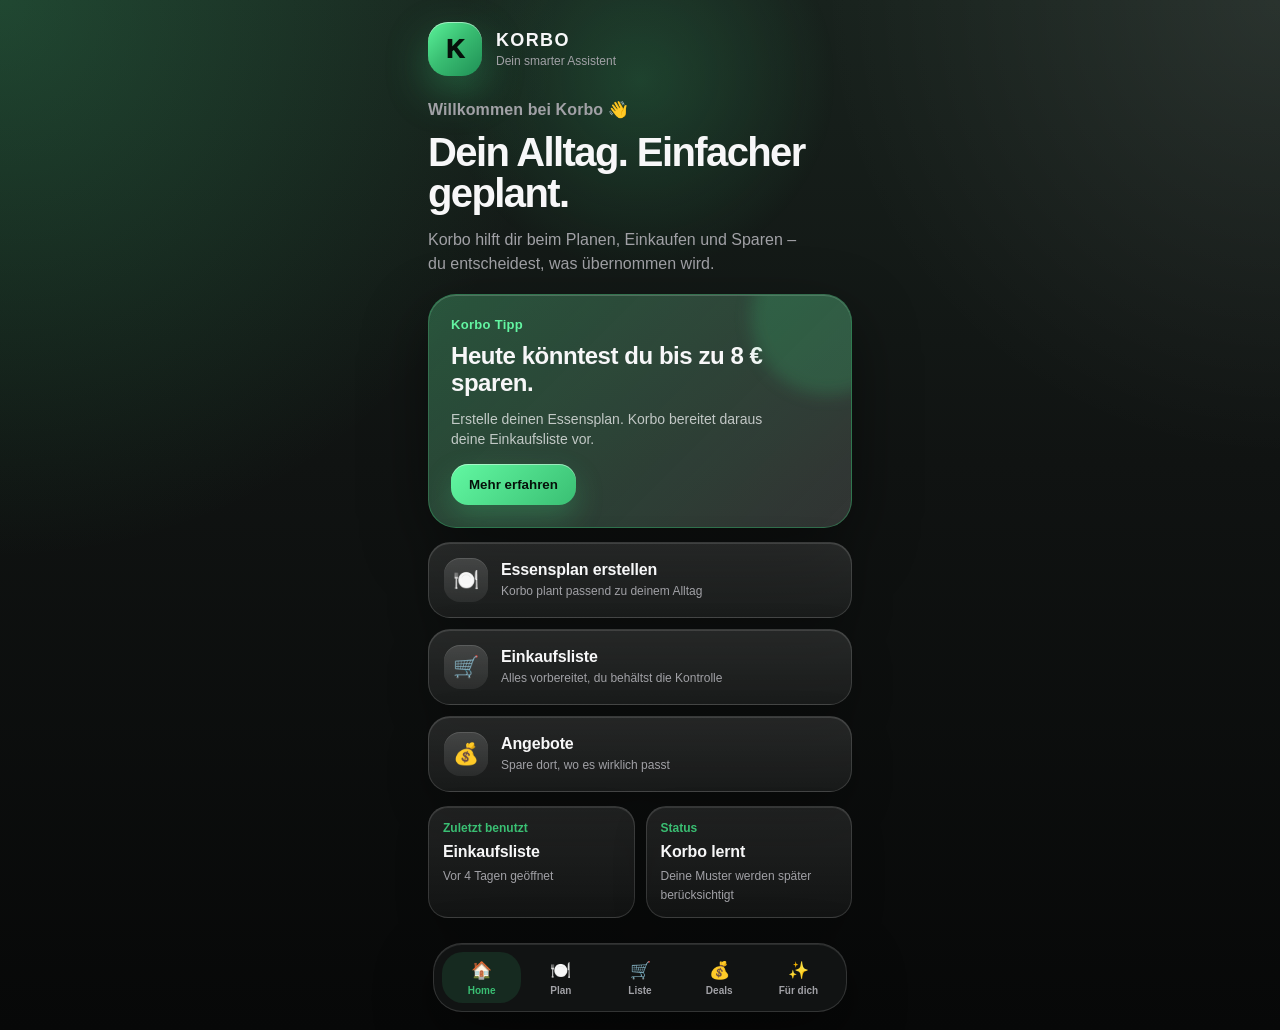
<file: index.html>
<!DOCTYPE html>
<html lang="de">
<head>
    <meta charset="UTF-8">
    <meta name="viewport" content="width=device-width, initial-scale=1.0">
    <title>Korbo 3.0 - 0.9.9</title>
    <link rel="stylesheet" href="style.css">
</head>

<body>

    <main class="app">

        <section class="screen active" id="homeScreen">

            <header class="topbar">
                <div class="brand">
                    <div class="logo-mark">K</div>
                    <div>
                        <strong>KORBO</strong>
                        <span>Dein smarter Assistent</span>
                    </div>
                </div>
            </header>

            <section class="hero">
                <p class="eyebrow">Willkommen bei Korbo 👋</p>
                <h1>Dein Alltag. Einfacher geplant.</h1>
                <p>
                    Korbo hilft dir beim Planen, Einkaufen und Sparen – du entscheidest, was übernommen wird.
                </p>
            </section>

            <section class="saving-card">
                <div>
                    <span class="card-label">Korbo Tipp</span>
                    <h2>Heute könntest du bis zu 8 € sparen.</h2>
                    <p>
                        Erstelle deinen Essensplan. Korbo bereitet daraus deine Einkaufsliste vor.
                    </p>
                </div>

                <button id="tipButton">Mehr erfahren</button>
            </section>

            <section class="quick-actions">

                <button class="action-card" data-screen="planScreen">
                    <span class="action-icon">🍽️</span>
                    <span>
                        <strong>Essensplan erstellen</strong>
                        <small>Korbo plant passend zu deinem Alltag</small>
                    </span>
                </button>

                <button class="action-card" data-screen="listScreen">
                    <span class="action-icon">🛒</span>
                    <span>
                        <strong>Einkaufsliste</strong>
                        <small>Alles vorbereitet, du behältst die Kontrolle</small>
                    </span>
                </button>

                <button class="action-card" data-screen="dealsScreen">
                    <span class="action-icon">💰</span>
                    <span>
                        <strong>Angebote</strong>
                        <small>Spare dort, wo es wirklich passt</small>
                    </span>
                </button>

            </section>

            <section class="info-grid">
                <div class="mini-card">
                    <span>Zuletzt benutzt</span>
                    <strong>Einkaufsliste</strong>
                    <small>Vor 4 Tagen geöffnet</small>
                </div>

                <div class="mini-card">
                    <span>Status</span>
                    <strong>Korbo lernt</strong>
                    <small>Deine Muster werden später berücksichtigt</small>
                </div>
            </section>

        </section>

        <section class="screen" id="planScreen">
            <div class="screen-header plan-header">
                <span>🍽️</span>
                <h1>Essensplan</h1>
                <p>Lass uns deinen Alltag kennenlernen. Korbo führt dich Schritt für Schritt – du behältst die Kontrolle.</p>
            </div>

            <section class="planner-shell" aria-label="Essensplan Assistent">
                <div class="planner-progress">
                    <span id="plannerProgressText">Schritt 1 von 9</span>
                    <div class="progress-track">
                        <div class="progress-fill" id="plannerProgressFill"></div>
                    </div>
                </div>

                <article class="planner-card active" id="plannerStepPeople">
                    <span class="planner-kicker">Dein Alltag</span>
                    <h2>Für wie viele Personen möchtest du planen?</h2>
                    <p>Korbo nutzt diese Angabe später für Mengen, Budget und Einkaufsliste.</p>

                    <div class="people-options" role="group" aria-label="Personen auswählen">
                        <button class="people-option" type="button" data-people="1">
                            <strong>1</strong>
                            <small>Person</small>
                        </button>

                        <button class="people-option selected" type="button" data-people="2">
                            <strong>2</strong>
                            <small>Personen</small>
                        </button>

                        <button class="people-option" type="button" data-people="3">
                            <strong>3</strong>
                            <small>Personen</small>
                        </button>

                        <button class="people-option" type="button" data-people="4+">
                            <strong>4+</strong>
                            <small>Personen</small>
                        </button>
                    </div>

                    <div class="planner-actions single">
                        <button class="planner-primary" type="button" id="plannerNextButton">
                            Weiter
                        </button>
                    </div>
                </article>

                <article class="planner-card" id="plannerStepBudget">
                    <span class="planner-kicker">Wochenbudget</span>
                    <h2>Wie viel möchtest du ungefähr pro Woche ausgeben?</h2>
                    <p>Der Wert hilft Korbo später, Rezepte und Einkaufsliste besser auf deinen Alltag abzustimmen.</p>

                    <div class="budget-display">
                        <span>Dein Budget</span>
                        <strong><output id="budgetValue">80 €</output></strong>
                    </div>

                    <div class="budget-slider-wrap">
                        <input class="budget-slider" id="budgetSlider" type="range" min="20" max="300" step="5" value="80" aria-label="Wochenbudget auswählen">
                        <div class="budget-range-labels">
                            <span>20 €</span>
                            <span>300 €</span>
                        </div>
                    </div>

                    <div class="planner-actions">
                        <button class="planner-secondary" type="button" id="plannerBackButton">
                            Zurück
                        </button>
                        <button class="planner-primary" type="button" id="plannerBudgetNextButton">
                            Weiter
                        </button>
                    </div>
                </article>

                <article class="planner-card" id="plannerStepDays">
                    <span class="planner-kicker">Planungszeitraum</span>
                    <h2>Für wie viele Tage soll Korbo planen?</h2>
                    <p>Wähle den Zeitraum, der zu deiner Woche passt. Du kannst das später jederzeit ändern.</p>

                    <div class="day-options" role="group" aria-label="Tage auswählen">
                        <button class="day-option" type="button" data-days="3">
                            <strong>3</strong>
                            <small>Tage</small>
                        </button>

                        <button class="day-option" type="button" data-days="5">
                            <strong>5</strong>
                            <small>Tage</small>
                        </button>

                        <button class="day-option selected recommended" type="button" data-days="7">
                            <span>Empfohlen</span>
                            <strong>7</strong>
                            <small>Tage</small>
                        </button>

                        <button class="day-option" type="button" data-days="14">
                            <strong>14</strong>
                            <small>Tage</small>
                        </button>
                    </div>

                    <div class="planner-actions">
                        <button class="planner-secondary" type="button" id="plannerDaysBackButton">
                            Zurück
                        </button>
                        <button class="planner-primary" type="button" id="plannerDaysNextButton">
                            Weiter
                        </button>
                    </div>
                </article>

                <article class="planner-preview" id="plannerPreview">
                    <span>✨</span>
                    <p>Als Nächstes fragt Korbo nach deinem Wochenbudget.</p>
                </article>
            </section>
        </section>

        <section class="screen" id="listScreen">
            <div class="screen-header">
                <span>🛒</span>
                <h1>Einkaufsliste</h1>
                <p>Hier entsteht deine intelligente Einkaufsliste.</p>
            </div>
        </section>

        <section class="screen" id="dealsScreen">
            <div class="screen-header">
                <span>💰</span>
                <h1>Angebote</h1>
                <p>Korbo zeigt dir später Angebote, die wirklich zu deinem Plan passen.</p>
            </div>
        </section>

        <section class="screen" id="forYouScreen">
            <div class="screen-header">
                <span>✨</span>
                <h1>Für dich</h1>
                <p>Deine Tagesübersicht. Korbo zeigt dir nur das, was heute wirklich hilft.</p>
            </div>

            <section class="daily-overview">

                <article class="overview-card primary">
                    <span class="overview-icon">💰</span>
                    <div>
                        <span class="card-label">Heute möglich</span>
                        <h2>Bis zu 8 € sparen</h2>
                        <p>Korbo erkennt passende Angebote zu deinem geplanten Einkauf.</p>
                    </div>
                </article>

                <div class="summary-grid">
                    <article class="summary-card">
                        <span>🛒</span>
                        <strong>3 Artikel offen</strong>
                        <small>Einkaufsliste wartet</small>
                    </article>

                    <article class="summary-card">
                        <span>🍽️</span>
                        <strong>5 Tage geplant</strong>
                        <small>Essensplan vorbereitet</small>
                    </article>
                </div>

                <article class="overview-card">
                    <span class="overview-icon">🏷️</span>
                    <div>
                        <span class="card-label">Angebote</span>
                        <h2>Aldi & Lidl passen heute am besten.</h2>
                        <p>Später vergleicht Korbo deine Liste mit Märkten und schlägt dir passende Wege vor.</p>
                    </div>
                </article>

                <article class="assistant-note">
                    <span>✨</span>
                    <p>
                        Korbo schlägt vor. Du entscheidest, was übernommen wird.
                    </p>
                </article>

            </section>
        </section>

        <nav class="bottom-nav" aria-label="Hauptnavigation">
            <button class="active" data-screen="homeScreen">🏠<span>Home</span></button>
            <button data-screen="planScreen">🍽️<span>Plan</span></button>
            <button data-screen="listScreen">🛒<span>Liste</span></button>
            <button data-screen="dealsScreen">💰<span>Deals</span></button>
            <button data-screen="forYouScreen">✨<span>Für dich</span></button>
        </nav>

    </main>

    <script src="app.js"></script>
</body>
</html>
</file>
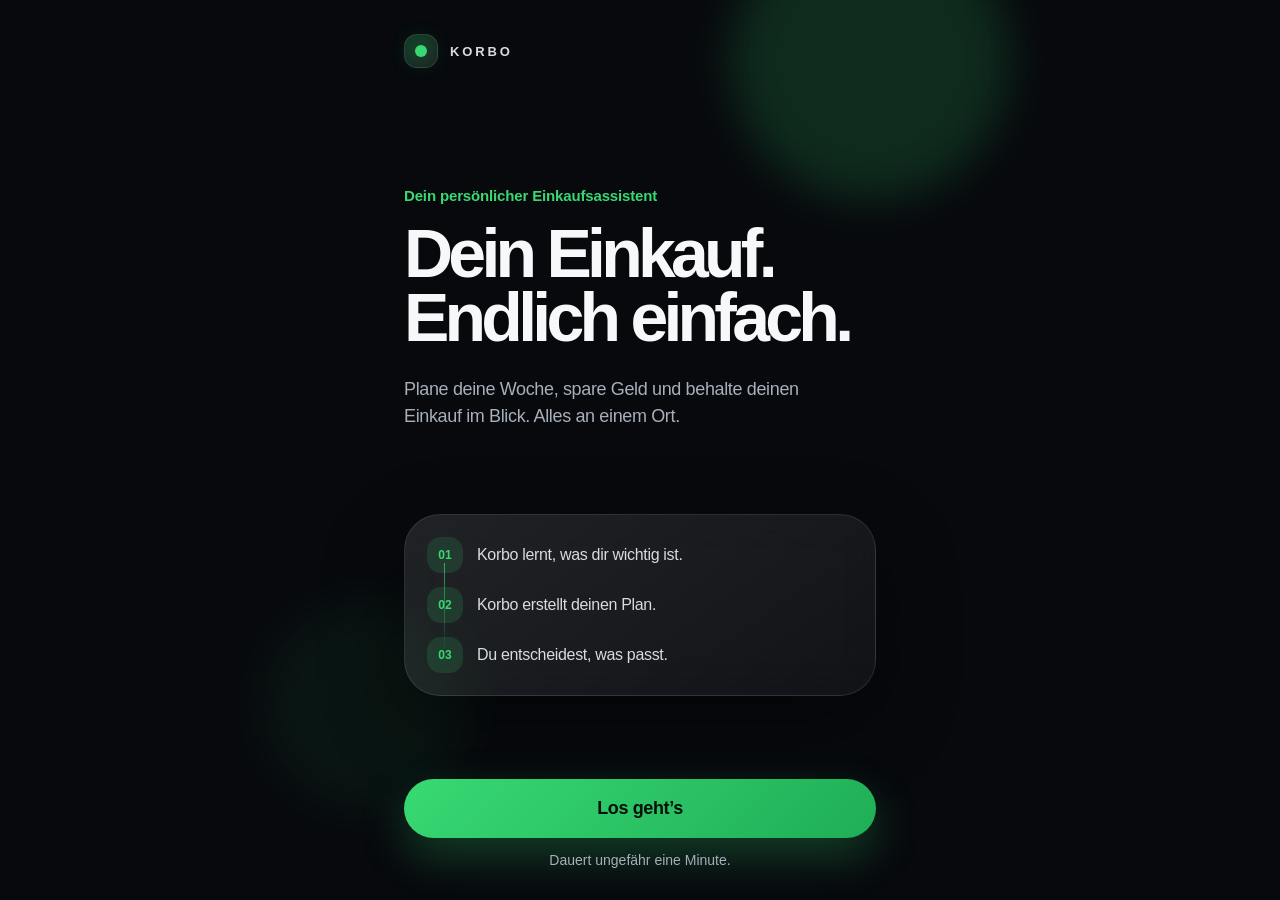
<file: archive-v3/index.html>
<!DOCTYPE html>
<html lang="de">
<head>
  <meta charset="UTF-8" />
  <meta name="viewport" content="width=device-width, initial-scale=1.0" />
  <title>Korbo</title>
  <link rel="stylesheet" href="style.css" />
</head>

<body>
  <main class="korbo-app">
    <section class="start-screen">
      <div class="glow glow-one"></div>
      <div class="glow glow-two"></div>

      <header class="brand-row">
        <div class="brand-mark">
          <span></span>
        </div>
        <p>KORBO</p>
      </header>

      <section class="hero">
        <p class="eyebrow">Dein persönlicher Einkaufsassistent</p>

        <h1>
          Dein Einkauf.<br />
          Endlich einfach.
        </h1>

        <p class="hero-text">
          Plane deine Woche, spare Geld und behalte deinen Einkauf im Blick.
          Alles an einem Ort.
        </p>
      </section>

      <section class="promise-card">
        <div class="promise-line"></div>

        <div class="promise-item">
          <span>01</span>
          <p>Korbo lernt, was dir wichtig ist.</p>
        </div>

        <div class="promise-item">
          <span>02</span>
          <p>Korbo erstellt deinen Plan.</p>
        </div>

        <div class="promise-item">
          <span>03</span>
          <p>Du entscheidest, was passt.</p>
        </div>
      </section>

      <section class="action-area">
        <button class="primary-button" type="button">
          Los geht’s
        </button>

        <p>
          Dauert ungefähr eine Minute.
        </p>
      </section>
    </section>
  </main>
</body>
</html>
</file>
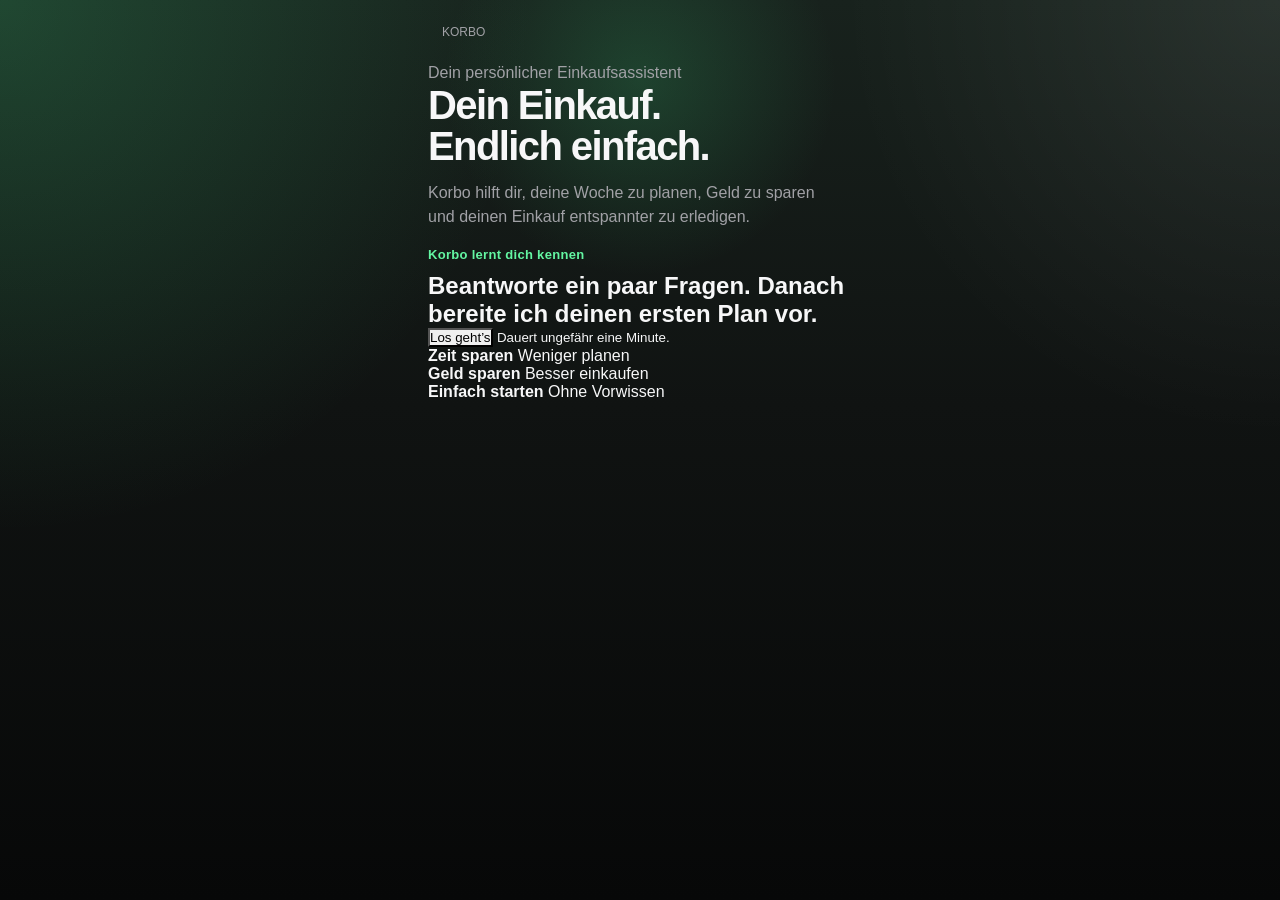
<file: next/index.html>
<!DOCTYPE html>
<html lang="de">
<head>
  <meta charset="UTF-8" />
  <meta name="viewport" content="width=device-width, initial-scale=1.0" />
  <title>Korbo</title>
  <link rel="stylesheet" href="../style.css" />
</head>

<body>
  <main class="app">

    <section class="topbar">
      <div class="brand">
        <div class="brand-icon"></div>
        <span>KORBO</span>
      </div>
    </section>

    <section class="hero">
      <p class="kicker">Dein persönlicher Einkaufsassistent</p>

      <h1>
        Dein Einkauf.<br />
        Endlich einfach.
      </h1>

      <p>
        Korbo hilft dir, deine Woche zu planen, Geld zu sparen
        und deinen Einkauf entspannter zu erledigen.
      </p>
    </section>

    <section class="korbo-card">
      <p class="card-label">Korbo lernt dich kennen</p>

      <h2>
        Beantworte ein paar Fragen.
        Danach bereite ich deinen ersten Plan vor.
      </h2>

      <button>
        Los geht’s
      </button>

      <small>Dauert ungefähr eine Minute.</small>
    </section>

    <section class="quick-info">
      <div>
        <strong>Zeit sparen</strong>
        <span>Weniger planen</span>
      </div>

      <div>
        <strong>Geld sparen</strong>
        <span>Besser einkaufen</span>
      </div>

      <div>
        <strong>Einfach starten</strong>
        <span>Ohne Vorwissen</span>
      </div>
    </section>

  </main>
</body>
</html>
</file>
<file: style.css>
/* Korbo style.css - Version 0.9.9 */
* {
    margin: 0;
    padding: 0;
    box-sizing: border-box;
}

:root {
    --green: #3ABF73;
    --green-light: #63F5A2;
    --green-dark: #1F8F55;
    --black: #070808;
    --dark: #101312;
    --dark-soft: #18221D;
    --text: #F7F7F8;
    --muted: #A1A1A6;
    --muted-soft: rgba(247, 247, 248, 0.68);
    --card: rgba(255, 255, 255, 0.085);
    --card-strong: rgba(255, 255, 255, 0.13);
    --border: rgba(255, 255, 255, 0.14);
    --green-border: rgba(58, 191, 115, 0.38);
    --shadow: rgba(0, 0, 0, 0.42);
}

html {
    scroll-behavior: smooth;
}

body {
    min-height: 100vh;
    font-family: -apple-system, BlinkMacSystemFont, "Segoe UI", Arial, sans-serif;
    background:
        radial-gradient(circle at top left, rgba(58, 191, 115, 0.24), transparent 34%),
        radial-gradient(circle at top right, rgba(255, 255, 255, 0.08), transparent 28%),
        linear-gradient(180deg, #18221D 0%, #101312 45%, #070808 100%);
    color: var(--text);
    overflow-x: hidden;
}

button {
    font-family: inherit;
    appearance: none;
    -webkit-appearance: none;
    -webkit-tap-highlight-color: transparent;
}

button:focus {
    outline: none;
}

button:focus-visible {
    outline: 2px solid rgba(99, 245, 162, 0.95);
    outline-offset: 3px;
}

.app {
    width: 100%;
    max-width: 460px;
    min-height: 100vh;
    margin: 0 auto;
    padding: 18px 18px 112px;
    position: relative;
    animation: appFadeIn 0.65s ease both;
}

.app::before {
    content: "";
    position: fixed;
    top: -130px;
    left: 50%;
    width: 420px;
    height: 420px;
    transform: translateX(-50%);
    background: radial-gradient(circle, rgba(58, 191, 115, 0.22), transparent 66%);
    pointer-events: none;
    z-index: -1;
}

.screen {
    display: none;
    animation: screenFade 0.32s ease both;
}

.screen.active {
    display: block;
}

.topbar {
    display: flex;
    justify-content: space-between;
    align-items: center;
    margin-bottom: 22px;
    padding-top: 4px;
}

.brand {
    display: flex;
    align-items: center;
    gap: 14px;
}

.logo-mark {
    width: 54px;
    height: 54px;
    border-radius: 20px;
    background: linear-gradient(135deg, #5BF39A 0%, var(--green) 45%, var(--green-dark) 100%);
    display: flex;
    align-items: center;
    justify-content: center;
    font-weight: 950;
    color: #06110A;
    font-size: 25px;
    box-shadow:
        0 16px 42px rgba(58, 191, 115, 0.40),
        inset 0 1px 0 rgba(255, 255, 255, 0.48);
}

.brand strong {
    display: block;
    font-size: 18px;
    letter-spacing: 1.35px;
}

.brand span {
    display: block;
    font-size: 12px;
    color: var(--muted);
    margin-top: 3px;
}

.hero {
    margin-bottom: 17px;
}

.eyebrow {
    color: var(--green);
    font-size: 14px;
    font-weight: 850;
    margin-bottom: 10px;
    letter-spacing: 0.1px;
}

.hero h1 {
    font-size: 40px;
    line-height: 1.02;
    letter-spacing: -1.6px;
    margin-bottom: 14px;
    max-width: 390px;
}

.hero p,
.screen-header p {
    color: var(--muted);
    font-size: 16px;
    line-height: 1.52;
    max-width: 390px;
}

.saving-card,
.overview-card {
    position: relative;
    overflow: hidden;
    padding: 22px;
    border-radius: 28px;
    background:
        linear-gradient(135deg, rgba(58, 191, 115, 0.30), rgba(255, 255, 255, 0.09)),
        rgba(255, 255, 255, 0.06);
    border: 1px solid var(--green-border);
    box-shadow:
        0 24px 66px var(--shadow),
        inset 0 1px 0 rgba(255, 255, 255, 0.18);
    margin-bottom: 14px;
    backdrop-filter: blur(24px);
}

.saving-card::after,
.overview-card.primary::after {
    content: "";
    position: absolute;
    right: -55px;
    top: -55px;
    width: 155px;
    height: 155px;
    border-radius: 999px;
    background: rgba(58, 191, 115, 0.22);
    filter: blur(8px);
}

.card-label {
    display: block;
    color: var(--green-light);
    font-size: 13px;
    font-weight: 900;
    margin-bottom: 10px;
    letter-spacing: 0.3px;
}

.saving-card h2,
.overview-card h2 {
    font-size: 24px;
    line-height: 1.15;
    margin-bottom: 12px;
    letter-spacing: -0.45px;
    max-width: 330px;
}

.saving-card p,
.overview-card p {
    color: rgba(247, 247, 248, 0.74);
    font-size: 14px;
    line-height: 1.45;
    max-width: 330px;
}

.saving-card p {
    margin-bottom: 15px;
}

.saving-card button {
    position: relative;
    z-index: 1;
    border: 0;
    border-radius: 17px;
    padding: 13px 18px;
    background: linear-gradient(135deg, #62F8A2, var(--green));
    color: #06110A;
    font-weight: 900;
    cursor: pointer;
    box-shadow:
        0 12px 28px rgba(58, 191, 115, 0.30),
        inset 0 1px 0 rgba(255, 255, 255, 0.45);
    transition: transform 0.18s ease, box-shadow 0.18s ease;
}

.saving-card button:active {
    transform: scale(0.96);
    box-shadow: 0 8px 20px rgba(58, 191, 115, 0.22);
}

.quick-actions {
    display: flex;
    flex-direction: column;
    gap: 11px;
}

.action-card {
    width: 100%;
    display: flex;
    align-items: center;
    gap: 13px;
    padding: 15px;
    border-radius: 22px;
    border: 1px solid var(--border);
    background:
        linear-gradient(180deg, rgba(255, 255, 255, 0.108), rgba(255, 255, 255, 0.055));
    color: var(--text);
    text-align: left;
    cursor: pointer;
    backdrop-filter: blur(22px);
    box-shadow:
        0 17px 40px rgba(0, 0, 0, 0.25),
        inset 0 1px 0 rgba(255, 255, 255, 0.12);
    transition:
        transform 0.18s ease,
        border-color 0.18s ease,
        background 0.18s ease,
        box-shadow 0.18s ease;
}

.action-card:hover {
    transform: translateY(-2px);
    border-color: rgba(255, 255, 255, 0.22);
    background:
        linear-gradient(180deg, rgba(255, 255, 255, 0.145), rgba(255, 255, 255, 0.075));
}

.action-card:active {
    transform: scale(0.985);
    border-color: rgba(99, 245, 162, 0.95);
    box-shadow:
        0 0 0 3px rgba(58, 191, 115, 0.25),
        0 14px 34px rgba(0, 0, 0, 0.28),
        inset 0 1px 0 rgba(255, 255, 255, 0.14);
}

.action-card:focus-visible,
.saving-card button:focus-visible,
.bottom-nav button:focus-visible {
    border-color: rgba(99, 245, 162, 0.95);
    box-shadow:
        0 0 0 3px rgba(58, 191, 115, 0.25),
        0 14px 34px rgba(0, 0, 0, 0.28),
        inset 0 1px 0 rgba(255, 255, 255, 0.14);
}

.action-icon,
.screen-header > span {
    min-width: 44px;
    width: 44px;
    height: 44px;
    border-radius: 16px;
    background:
        linear-gradient(180deg, rgba(255, 255, 255, 0.15), rgba(255, 255, 255, 0.07));
    display: flex;
    align-items: center;
    justify-content: center;
    font-size: 21px;
    box-shadow: inset 0 1px 0 rgba(255, 255, 255, 0.12);
}

.action-card strong {
    display: block;
    font-size: 16px;
    margin-bottom: 5px;
    letter-spacing: -0.15px;
}

.action-card small {
    display: block;
    font-size: 12px;
    color: var(--muted);
    line-height: 1.32;
}

.info-grid {
    display: grid;
    grid-template-columns: 1fr 1fr;
    gap: 11px;
    margin-top: 14px;
}

.mini-card,
.summary-card,
.assistant-note {
    border: 1px solid var(--border);
    background:
        linear-gradient(180deg, rgba(255, 255, 255, 0.092), rgba(255, 255, 255, 0.045));
    box-shadow:
        0 14px 34px rgba(0, 0, 0, 0.20),
        inset 0 1px 0 rgba(255, 255, 255, 0.10);
    backdrop-filter: blur(20px);
}

.mini-card {
    padding: 14px;
    border-radius: 20px;
}

.mini-card span,
.summary-card span {
    display: block;
    color: var(--green);
    font-size: 12px;
    font-weight: 900;
    margin-bottom: 8px;
}

.mini-card strong {
    display: block;
    font-size: 16px;
    margin-bottom: 5px;
    letter-spacing: -0.15px;
}

.mini-card small {
    color: var(--muted);
    font-size: 12px;
    line-height: 1.35;
}

.screen-header {
    padding-top: 8px;
    margin-bottom: 22px;
}

.screen-header > span {
    margin-bottom: 18px;
    background: linear-gradient(135deg, rgba(58, 191, 115, 0.32), rgba(255, 255, 255, 0.08));
    border: 1px solid rgba(58, 191, 115, 0.28);
}

.screen-header h1 {
    font-size: 38px;
    line-height: 1.03;
    letter-spacing: -1.4px;
    margin-bottom: 12px;
}

.daily-overview {
    display: flex;
    flex-direction: column;
    gap: 12px;
}

.overview-card {
    display: flex;
    gap: 14px;
    align-items: flex-start;
    margin-bottom: 0;
    background:
        linear-gradient(180deg, rgba(255, 255, 255, 0.108), rgba(255, 255, 255, 0.055));
    border-color: var(--border);
    box-shadow:
        0 17px 40px rgba(0, 0, 0, 0.25),
        inset 0 1px 0 rgba(255, 255, 255, 0.12);
}

.overview-card.primary {
    background:
        linear-gradient(135deg, rgba(58, 191, 115, 0.30), rgba(255, 255, 255, 0.09)),
        rgba(255, 255, 255, 0.06);
    border-color: var(--green-border);
}

.overview-icon {
    min-width: 44px;
    width: 44px;
    height: 44px;
    border-radius: 16px;
    background:
        linear-gradient(180deg, rgba(255, 255, 255, 0.15), rgba(255, 255, 255, 0.07));
    display: flex;
    align-items: center;
    justify-content: center;
    font-size: 21px;
    box-shadow: inset 0 1px 0 rgba(255, 255, 255, 0.12);
    position: relative;
    z-index: 1;
}

.summary-grid {
    display: grid;
    grid-template-columns: 1fr 1fr;
    gap: 11px;
}

.summary-card {
    padding: 15px;
    border-radius: 21px;
}

.summary-card span {
    font-size: 22px;
    color: var(--text);
    margin-bottom: 12px;
}

.summary-card strong {
    display: block;
    font-size: 15px;
    line-height: 1.2;
    margin-bottom: 5px;
    letter-spacing: -0.15px;
}

.summary-card small {
    color: var(--muted);
    font-size: 12px;
    line-height: 1.35;
}

.assistant-note {
    display: flex;
    align-items: center;
    gap: 12px;
    padding: 15px;
    border-radius: 21px;
}

.assistant-note span {
    width: 34px;
    height: 34px;
    min-width: 34px;
    border-radius: 13px;
    display: flex;
    align-items: center;
    justify-content: center;
    background: rgba(58, 191, 115, 0.14);
}

.assistant-note p {
    color: var(--muted-soft);
    font-size: 13px;
    line-height: 1.4;
}

.bottom-nav {
    position: fixed;
    left: 50%;
    bottom: 18px;
    transform: translateX(-50%);
    width: calc(100% - 32px);
    max-width: 414px;
    display: flex;
    justify-content: space-between;
    padding: 8px;
    border-radius: 29px;
    border: 1px solid rgba(255, 255, 255, 0.14);
    background: rgba(20, 22, 22, 0.84);
    backdrop-filter: blur(28px);
    box-shadow:
        0 20px 60px rgba(0, 0, 0, 0.48),
        inset 0 1px 0 rgba(255, 255, 255, 0.10);
}

.bottom-nav button {
    flex: 1;
    min-width: 0;
    border: 0;
    border-radius: 21px;
    padding: 8px 0 7px;
    background: transparent;
    color: var(--muted);
    font-size: 17px;
    cursor: pointer;
    box-shadow: none;
    transition:
        background 0.2s ease,
        color 0.2s ease,
        transform 0.18s ease;
}

.bottom-nav button span {
    display: block;
    font-size: 10px;
    margin-top: 4px;
    font-weight: 750;
    white-space: nowrap;
}

.bottom-nav button:active {
    transform: scale(0.94);
}

.bottom-nav .active {
    color: var(--green);
    background: rgba(58, 191, 115, 0.13);
    font-weight: 900;
}

@keyframes appFadeIn {
    from {
        opacity: 0;
        transform: translateY(14px);
    }

    to {
        opacity: 1;
        transform: translateY(0);
    }
}

@keyframes screenFade {
    from {
        opacity: 0;
        transform: translateY(10px) scale(0.995);
    }

    to {
        opacity: 1;
        transform: translateY(0) scale(1);
    }
}

@media (max-width: 380px) {
    .app {
        padding: 16px 14px 108px;
    }

    .hero h1,
    .screen-header h1 {
        font-size: 34px;
    }

    .saving-card,
    .overview-card {
        padding: 20px;
    }

    .action-card {
        padding: 14px;
    }

    .bottom-nav {
        width: calc(100% - 24px);
    }

    .bottom-nav button span {
        font-size: 9px;
    }
}


/* Version 0.9.8 - Essensplan Assistent Schritt 1 + Budget */
.plan-header {
    margin-bottom: 18px;
}

.planner-shell {
    display: flex;
    flex-direction: column;
    gap: 14px;
}

.planner-progress {
    padding: 15px 16px;
    border-radius: 22px;
    border: 1px solid rgba(255, 255, 255, 0.12);
    background: linear-gradient(180deg, rgba(255, 255, 255, 0.074), rgba(255, 255, 255, 0.035));
    backdrop-filter: blur(20px);
    box-shadow:
        0 12px 30px rgba(0, 0, 0, 0.18),
        inset 0 1px 0 rgba(255, 255, 255, 0.09);
}

.planner-progress span {
    display: block;
    color: var(--muted);
    font-size: 12px;
    font-weight: 850;
    margin-bottom: 10px;
}

.progress-track {
    width: 100%;
    height: 7px;
    border-radius: 999px;
    background: rgba(255, 255, 255, 0.09);
    overflow: hidden;
}

.progress-fill {
    width: 11.11%;
    height: 100%;
    border-radius: inherit;
    background: linear-gradient(135deg, var(--green-light), var(--green));
    box-shadow: 0 0 18px rgba(58, 191, 115, 0.45);
    transition: width 0.32s cubic-bezier(0.22, 1, 0.36, 1);
}

.planner-card {
    padding: 23px;
    border-radius: 30px;
    border: 1px solid rgba(58, 191, 115, 0.28);
    background:
        radial-gradient(circle at top right, rgba(58, 191, 115, 0.22), transparent 38%),
        linear-gradient(180deg, rgba(255, 255, 255, 0.104), rgba(255, 255, 255, 0.052));
    backdrop-filter: blur(24px);
    box-shadow:
        0 22px 58px rgba(0, 0, 0, 0.34),
        inset 0 1px 0 rgba(255, 255, 255, 0.13);
    display: none;
}

.planner-card.active {
    display: block;
    animation: plannerEnter 0.38s cubic-bezier(0.22, 1, 0.36, 1) both;
}

.planner-kicker {
    display: inline-flex;
    color: var(--green-light);
    font-size: 13px;
    font-weight: 950;
    margin-bottom: 11px;
}

.planner-card h2 {
    font-size: 29px;
    line-height: 1.08;
    letter-spacing: -0.75px;
    margin-bottom: 11px;
    max-width: 340px;
}

.planner-card p {
    color: var(--muted-soft);
    font-size: 14px;
    line-height: 1.5;
    margin-bottom: 19px;
    max-width: 340px;
}

.people-options {
    display: grid;
    grid-template-columns: repeat(4, 1fr);
    gap: 10px;
    margin-bottom: 18px;
}

.people-option {
    min-height: 82px;
    border: 1px solid rgba(255, 255, 255, 0.13);
    border-radius: 23px;
    background:
        linear-gradient(180deg, rgba(255, 255, 255, 0.096), rgba(255, 255, 255, 0.045));
    color: var(--text);
    cursor: pointer;
    box-shadow:
        0 12px 28px rgba(0, 0, 0, 0.20),
        inset 0 1px 0 rgba(255, 255, 255, 0.11);
    transition:
        transform 0.18s ease,
        border-color 0.18s ease,
        background 0.18s ease,
        box-shadow 0.18s ease;
}

.people-option strong {
    display: block;
    font-size: 24px;
    line-height: 1;
    margin-bottom: 7px;
}

.people-option small {
    display: block;
    color: var(--muted);
    font-size: 11px;
    font-weight: 800;
}

.people-option:hover {
    transform: translateY(-2px);
    border-color: rgba(255, 255, 255, 0.23);
}

.people-option:active {
    transform: scale(0.97);
}

.people-option.selected {
    border-color: rgba(58, 191, 115, 0.72);
    background:
        linear-gradient(180deg, rgba(58, 191, 115, 0.22), rgba(255, 255, 255, 0.065));
    box-shadow:
        0 16px 36px rgba(58, 191, 115, 0.17),
        0 12px 28px rgba(0, 0, 0, 0.24),
        inset 0 1px 0 rgba(255, 255, 255, 0.13);
}

.planner-actions {
    display: grid;
    grid-template-columns: 0.72fr 1.28fr;
    gap: 10px;
    align-items: center;
}

.planner-actions.single {
    display: block;
}

.planner-primary,
.planner-secondary {
    width: 100%;
    border: 0;
    border-radius: 21px;
    padding: 15px 18px;
    background: linear-gradient(135deg, #62F8A2, var(--green));
    color: #06110A;
    font-size: 15px;
    font-weight: 950;
    cursor: pointer;
    box-shadow:
        0 14px 32px rgba(58, 191, 115, 0.28),
        inset 0 1px 0 rgba(255, 255, 255, 0.42);
    transition: transform 0.18s ease, box-shadow 0.18s ease;
}

.planner-primary:active,
.planner-secondary:active {
    transform: scale(0.985);
}

.planner-secondary {
    padding: 13px 14px;
    border-radius: 18px;
    background: rgba(255, 255, 255, 0.075);
    color: var(--muted-soft);
    font-size: 13px;
    font-weight: 850;
    border: 1px solid rgba(255, 255, 255, 0.13);
    cursor: pointer;
    box-shadow:
        0 10px 24px rgba(0, 0, 0, 0.18),
        inset 0 1px 0 rgba(255, 255, 255, 0.09);
    transition:
        transform 0.18s ease,
        background 0.18s ease,
        border-color 0.18s ease;
}

.planner-secondary:hover {
    background: rgba(255, 255, 255, 0.105);
    border-color: rgba(255, 255, 255, 0.22);
}

.planner-primary:active {
    box-shadow: 0 9px 23px rgba(58, 191, 115, 0.20);
}

.planner-preview {
    display: flex;
    align-items: center;
    gap: 12px;
    padding: 15px 16px;
    border-radius: 24px;
    border: 1px solid rgba(255, 255, 255, 0.11);
    background: linear-gradient(180deg, rgba(255, 255, 255, 0.07), rgba(255, 255, 255, 0.032));
    color: var(--muted-soft);
    backdrop-filter: blur(18px);
}

.planner-preview span {
    width: 36px;
    height: 36px;
    min-width: 36px;
    border-radius: 14px;
    display: flex;
    align-items: center;
    justify-content: center;
    background: rgba(58, 191, 115, 0.14);
}

.planner-preview p {
    font-size: 13px;
    line-height: 1.42;
}



.budget-display {
    padding: 18px;
    border-radius: 24px;
    margin-bottom: 18px;
    background:
        linear-gradient(135deg, rgba(58, 191, 115, 0.24), rgba(255, 255, 255, 0.065));
    border: 1px solid rgba(58, 191, 115, 0.30);
    box-shadow:
        0 16px 36px rgba(0, 0, 0, 0.22),
        inset 0 1px 0 rgba(255, 255, 255, 0.12);
}

.budget-display span {
    display: block;
    color: var(--green-light);
    font-size: 12px;
    font-weight: 900;
    margin-bottom: 7px;
}

.budget-display strong {
    display: block;
    font-size: 42px;
    line-height: 1;
    letter-spacing: -1.4px;
}

.budget-slider-wrap {
    margin-bottom: 20px;
}

.budget-slider {
    --budget-progress: 21.42%;
    width: 100%;
    height: 10px;
    border-radius: 999px;
    background:
        linear-gradient(
            90deg,
            var(--green-light) 0%,
            var(--green) var(--budget-progress),
            rgba(255, 255, 255, 0.11) var(--budget-progress),
            rgba(255, 255, 255, 0.11) 100%
        );
    outline: none;
    cursor: pointer;
    box-shadow:
        inset 0 1px 2px rgba(0, 0, 0, 0.35),
        0 0 22px rgba(58, 191, 115, 0.13);
}

.budget-slider::-webkit-slider-thumb {
    -webkit-appearance: none;
    appearance: none;
    width: 31px;
    height: 31px;
    border-radius: 999px;
    background: linear-gradient(135deg, #FFFFFF, #DDFBEA);
    border: 3px solid var(--green);
    box-shadow:
        0 10px 24px rgba(0, 0, 0, 0.36),
        0 0 0 6px rgba(58, 191, 115, 0.13);
}

.budget-slider::-moz-range-thumb {
    width: 31px;
    height: 31px;
    border-radius: 999px;
    background: linear-gradient(135deg, #FFFFFF, #DDFBEA);
    border: 3px solid var(--green);
    box-shadow:
        0 10px 24px rgba(0, 0, 0, 0.36),
        0 0 0 6px rgba(58, 191, 115, 0.13);
}

.budget-range-labels {
    display: flex;
    justify-content: space-between;
    margin-top: 12px;
    color: var(--muted);
    font-size: 12px;
    font-weight: 800;
}

output {
    display: inline;
}

button:focus-visible,
.action-card:focus-visible,
.setting-card:focus-visible,
.people-option:focus-visible,
.planner-primary:focus-visible,
.planner-secondary:focus-visible,
.budget-slider:focus-visible,
.bottom-nav button:focus-visible {
    outline: 2px solid rgba(99, 245, 162, 0.86);
    outline-offset: 3px;
}

@keyframes plannerEnter {
    from {
        opacity: 0;
        transform: translateY(12px) scale(0.99);
    }

    to {
        opacity: 1;
        transform: translateY(0) scale(1);
    }
}

@media (max-width: 380px) {
    .people-options {
        gap: 8px;
    }

    .people-option {
        min-height: 76px;
        border-radius: 20px;
    }

    .people-option strong {
        font-size: 22px;
    }

    .planner-card {
        padding: 21px;
    }

    .planner-card h2 {
        font-size: 26px;
    }
}

/* Version 0.9.9 - Essensplan Assistent Schritt 3 Tage */
.day-options {
    display: grid;
    grid-template-columns: repeat(2, 1fr);
    gap: 11px;
    margin-bottom: 20px;
}

.day-option {
    position: relative;
    min-height: 104px;
    border: 1px solid rgba(255, 255, 255, 0.13);
    border-radius: 25px;
    background:
        linear-gradient(180deg, rgba(255, 255, 255, 0.096), rgba(255, 255, 255, 0.045));
    color: var(--text);
    cursor: pointer;
    box-shadow:
        0 12px 28px rgba(0, 0, 0, 0.20),
        inset 0 1px 0 rgba(255, 255, 255, 0.11);
    transition:
        transform 0.18s ease,
        border-color 0.18s ease,
        background 0.18s ease,
        box-shadow 0.18s ease;
}

.day-option:hover {
    transform: translateY(-2px);
    border-color: rgba(255, 255, 255, 0.23);
}

.day-option:active {
    transform: scale(0.97);
}

.day-option strong {
    display: block;
    font-size: 33px;
    line-height: 1;
    margin-bottom: 7px;
    letter-spacing: -0.75px;
}

.day-option small {
    display: block;
    color: var(--muted);
    font-size: 12px;
    font-weight: 850;
}

.day-option > span {
    position: absolute;
    top: 10px;
    left: 50%;
    transform: translateX(-50%);
    padding: 5px 9px;
    border-radius: 999px;
    background: rgba(58, 191, 115, 0.18);
    color: var(--green-light);
    border: 1px solid rgba(58, 191, 115, 0.28);
    font-size: 10px;
    font-weight: 950;
    letter-spacing: 0.2px;
}

.day-option.recommended strong {
    margin-top: 22px;
}

.day-option.selected {
    border-color: rgba(58, 191, 115, 0.72);
    background:
        radial-gradient(circle at top right, rgba(58, 191, 115, 0.20), transparent 42%),
        linear-gradient(180deg, rgba(58, 191, 115, 0.22), rgba(255, 255, 255, 0.065));
    box-shadow:
        0 16px 36px rgba(58, 191, 115, 0.17),
        0 12px 28px rgba(0, 0, 0, 0.24),
        inset 0 1px 0 rgba(255, 255, 255, 0.13);
}

.day-option:focus-visible {
    outline: 2px solid rgba(99, 245, 162, 0.86);
    outline-offset: 3px;
}

@media (max-width: 380px) {
    .day-options {
        gap: 9px;
    }

    .day-option {
        min-height: 98px;
        border-radius: 22px;
    }

    .day-option strong {
        font-size: 30px;
    }
}
</file>
<file: archive-v3/style.css>
:root {
  --bg: #07090D;
  --surface: rgba(255, 255, 255, 0.07);
  --surface-strong: rgba(255, 255, 255, 0.11);
  --text: #F7F8FA;
  --muted: #A7AFBA;
  --soft: #D7DCE2;
  --primary: #38D973;
  --primary-dark: #1FAE57;
  --black: #061009;
  --radius-xl: 36px;
  --radius-lg: 28px;
  --shadow: 0 28px 80px rgba(0, 0, 0, 0.45);
}

* {
  box-sizing: border-box;
}

html {
  background: var(--bg);
}

body {
  margin: 0;
  min-height: 100vh;
  background: var(--bg);
  color: var(--text);
  font-family: -apple-system, BlinkMacSystemFont, "SF Pro Display", "Segoe UI", sans-serif;
}

button {
  font: inherit;
}

.korbo-app {
  min-height: 100vh;
  display: grid;
  place-items: center;
  overflow: hidden;
}

.start-screen {
  position: relative;
  width: 100%;
  max-width: 520px;
  min-height: 100vh;
  padding: 34px 24px 32px;
  display: flex;
  flex-direction: column;
  justify-content: space-between;
  isolation: isolate;
}

.glow {
  position: absolute;
  border-radius: 999px;
  filter: blur(22px);
  opacity: 0.75;
  z-index: -1;
}

.glow-one {
  width: 280px;
  height: 280px;
  right: -110px;
  top: -80px;
  background: rgba(56, 217, 115, 0.22);
}

.glow-two {
  width: 210px;
  height: 210px;
  left: -120px;
  bottom: 90px;
  background: rgba(56, 217, 115, 0.08);
}

.brand-row {
  display: flex;
  align-items: center;
  gap: 12px;
  animation: fadeUp 0.7s ease both;
}

.brand-mark {
  width: 34px;
  height: 34px;
  display: grid;
  place-items: center;
  border-radius: 13px;
  background: linear-gradient(145deg, rgba(56, 217, 115, 0.22), rgba(255, 255, 255, 0.08));
  border: 1px solid rgba(255, 255, 255, 0.11);
}

.brand-mark span {
  width: 12px;
  height: 12px;
  border-radius: 999px;
  background: var(--primary);
  box-shadow: 0 0 22px rgba(56, 217, 115, 0.9);
}

.brand-row p {
  margin: 0;
  color: var(--soft);
  font-size: 13px;
  font-weight: 800;
  letter-spacing: 0.22em;
}

.hero {
  padding: 64px 0 28px;
  animation: fadeUp 0.8s ease 0.08s both;
}

.eyebrow {
  margin: 0 0 18px;
  color: var(--primary);
  font-size: 15px;
  font-weight: 700;
  letter-spacing: -0.01em;
}

.hero h1 {
  margin: 0;
  color: var(--text);
  font-size: clamp(48px, 12vw, 68px);
  line-height: 0.94;
  letter-spacing: -0.07em;
  font-weight: 850;
}

.hero-text {
  max-width: 420px;
  margin: 26px 0 0;
  color: var(--muted);
  font-size: 18px;
  line-height: 1.5;
  letter-spacing: -0.02em;
}

.promise-card {
  position: relative;
  display: grid;
  gap: 14px;
  padding: 22px;
  border-radius: var(--radius-xl);
  background: linear-gradient(145deg, rgba(255, 255, 255, 0.105), rgba(255, 255, 255, 0.045));
  border: 1px solid rgba(255, 255, 255, 0.1);
  box-shadow: var(--shadow);
  backdrop-filter: blur(22px);
  -webkit-backdrop-filter: blur(22px);
  animation: fadeUp 0.8s ease 0.16s both;
}

.promise-line {
  position: absolute;
  left: 39px;
  top: 48px;
  bottom: 48px;
  width: 1px;
  background: linear-gradient(to bottom, rgba(56, 217, 115, 0.7), rgba(56, 217, 115, 0.06));
}

.promise-item {
  position: relative;
  display: grid;
  grid-template-columns: 36px 1fr;
  align-items: center;
  gap: 14px;
}

.promise-item span {
  width: 36px;
  height: 36px;
  display: grid;
  place-items: center;
  border-radius: 14px;
  background: rgba(56, 217, 115, 0.14);
  color: var(--primary);
  font-size: 12px;
  font-weight: 900;
  z-index: 1;
}

.promise-item p {
  margin: 0;
  color: var(--soft);
  font-size: 16px;
  line-height: 1.35;
  letter-spacing: -0.02em;
}

.action-area {
  padding-top: 28px;
  animation: fadeUp 0.8s ease 0.24s both;
}

.primary-button {
  width: 100%;
  border: 0;
  border-radius: 999px;
  padding: 19px 22px;
  background: linear-gradient(135deg, var(--primary), var(--primary-dark));
  color: var(--black);
  font-size: 18px;
  font-weight: 850;
  letter-spacing: -0.02em;
  cursor: pointer;
  box-shadow: 0 18px 45px rgba(56, 217, 115, 0.26);
  transition: transform 0.18s ease, box-shadow 0.18s ease;
}

.primary-button:active {
  transform: scale(0.97);
  box-shadow: 0 10px 28px rgba(56, 217, 115, 0.2);
}

.action-area p {
  margin: 14px 0 0;
  color: var(--muted);
  font-size: 14px;
  text-align: center;
}

@keyframes fadeUp {
  from {
    opacity: 0;
    transform: translateY(18px);
  }

  to {
    opacity: 1;
    transform: translateY(0);
  }
}

@media (max-width: 380px) {
  .start-screen {
    padding: 28px 20px 28px;
  }

  .hero {
    padding-top: 46px;
  }

  .hero-text {
    font-size: 16px;
  }

  .promise-card {
    padding: 18px;
  }
}
</file>
